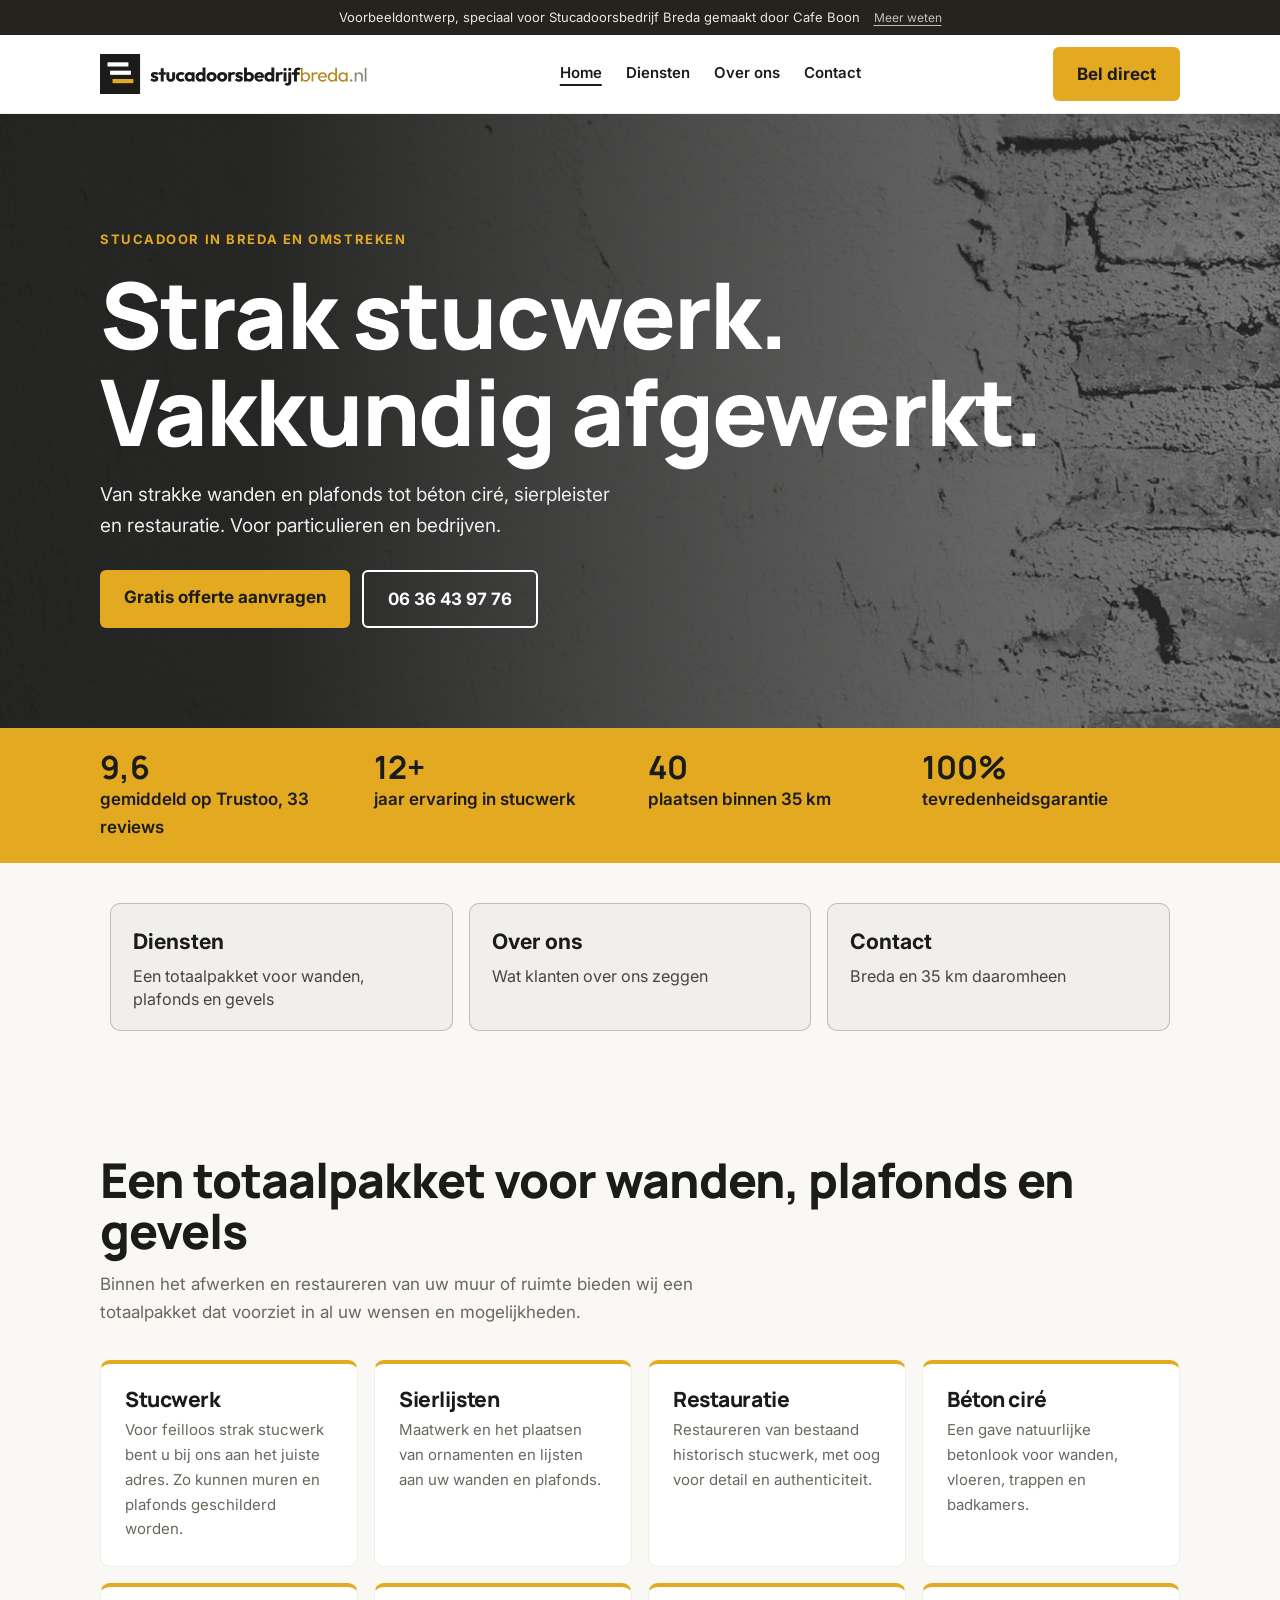
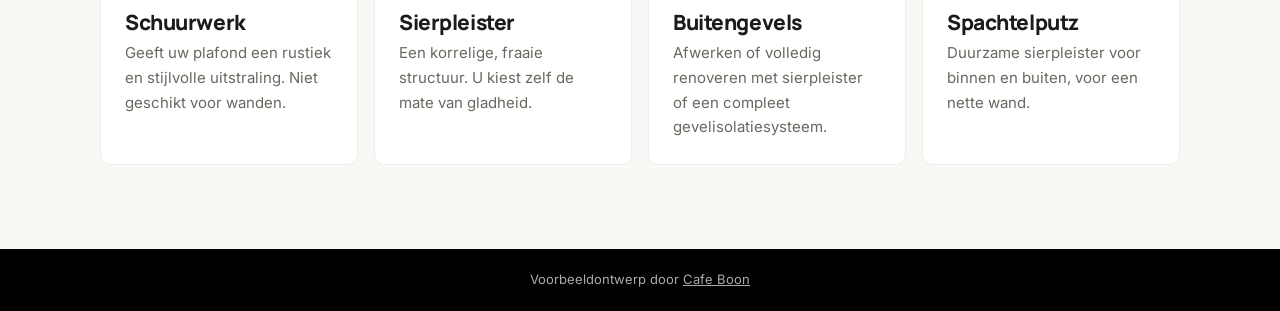
<file: index.html>
<!doctype html>
<html lang="nl">
<head>
<meta charset="utf-8">
<meta name="viewport" content="width=device-width,initial-scale=1">
<title>Stucadoorsbedrijf Breda | Stucwerk, béton ciré en sierpleister</title>
<meta name="description" content="Stucadoorsbedrijf Breda: stucwerk, sierlijsten, restauratie, béton ciré, schuurwerk, sierpleister en buitengevels voor particulieren en het MKB in Breda en omstreken.">
<meta name="robots" content="noindex">
<meta property="og:title" content="Stucadoorsbedrijf Breda">
<meta property="og:description" content="Strak stucwerk, vakkundig afgewerkt. Voor particulieren en het MKB in Breda en omstreken.">
<meta property="og:image" content="https://stucadoorsbedrijfbreda.cafeboon.com/images/og.jpg">
<link rel="icon" href="images/favicon.png">
<link rel="preconnect" href="https://fonts.googleapis.com"><link rel="preconnect" href="https://fonts.gstatic.com" crossorigin>
<link href="https://fonts.googleapis.com/css2?family=Inter:wght@400;600&family=Manrope:wght@800&display=swap" rel="stylesheet">
<link rel="stylesheet" href="style.css">
</head>
<body>
<div class="vb-banner" role="note"><span>Voorbeeldontwerp, speciaal voor Stucadoorsbedrijf Breda gemaakt door Cafe Boon</span><a href="https://cafeboon.com">Meer weten</a></div>
<header><div class="in"><a href="index.html"><img alt="Stucadoorsbedrijf Breda" height="40" src="images/logo.svg" width="267"/></a>
<nav><a aria-current="page" href="index.html">Home</a><a href="aanbod.html">Diensten</a><a href="over.html">Over ons</a><a href="contact.html">Contact</a></nav>
<a class="btn" href="tel:+31636439776">Bel direct</a></div></header>
<div aria-label="Pagina's" class="sn-bar" role="navigation"><a aria-current="page" class="sn-link" href="index.html">Home</a><a class="sn-link" href="aanbod.html">Diensten</a><a class="sn-link" href="over.html">Over ons</a><a class="sn-link" href="contact.html">Contact</a></div>
<div class="hero"><div class="in">
<small>Stucadoor in Breda en omstreken</small>
<h1>Strak stucwerk.<br/>Vakkundig afgewerkt.</h1>
<p>Van strakke wanden en plafonds tot béton ciré, sierpleister en restauratie. Voor particulieren en bedrijven.</p>
<div class="row"><a class="btn" href="contact.html">Gratis offerte aanvragen</a><a class="btn o" href="tel:+31636439776">06 36 43 97 76</a></div>
</div></div>
<div class="facts"><div class="in"><div><b>9,6</b>gemiddeld op Trustoo, 33 reviews</div><div><b>12+</b>jaar ervaring in stucwerk</div><div><b>40</b>plaatsen binnen 35 km</div><div><b>100%</b>tevredenheidsgarantie</div></div></div>
<div class="sn-cards"><a class="sn-card" href="aanbod.html"><strong>Diensten</strong><span>Een totaalpakket voor wanden, plafonds en gevels</span></a><a class="sn-card" href="over.html"><strong>Over ons</strong><span>Wat klanten over ons zeggen</span></a><a class="sn-card" href="contact.html"><strong>Contact</strong><span>Breda en 35 km daaromheen</span></a></div>
<section><div class="wrap">
<h2>Een totaalpakket voor wanden, plafonds en gevels</h2>
<p class="lead">Binnen het afwerken en restaureren van uw muur of ruimte bieden wij een totaalpakket dat voorziet in al uw wensen en mogelijkheden.</p>
<div class="svc">
<div><h3>Stucwerk</h3><p>Voor feilloos strak stucwerk bent u bij ons aan het juiste adres. Zo kunnen muren en plafonds geschilderd worden.</p></div>
<div><h3>Sierlijsten</h3><p>Maatwerk en het plaatsen van ornamenten en lijsten aan uw wanden en plafonds.</p></div>
<div><h3>Restauratie</h3><p>Restaureren van bestaand historisch stucwerk, met oog voor detail en authenticiteit.</p></div>
<div><h3>Béton ciré</h3><p>Een gave natuurlijke betonlook voor wanden, vloeren, trappen en badkamers.</p></div>
<div><h3>Schuurwerk</h3><p>Geeft uw plafond een rustiek en stijlvolle uitstraling. Niet geschikt voor wanden.</p></div>
<div><h3>Sierpleister</h3><p>Een korrelige, fraaie structuur. U kiest zelf de mate van gladheid.</p></div>
<div><h3>Buitengevels</h3><p>Afwerken of volledig renoveren met sierpleister of een compleet gevelisolatiesysteem.</p></div>
<div><h3>Spachtelputz</h3><p>Duurzame sierpleister voor binnen en buiten, voor een nette wand.</p></div>
</div></div></section>
<footer>Voorbeeldontwerp door <a href="https://cafeboon.com">Cafe Boon</a></footer>
</body></html>
</file>
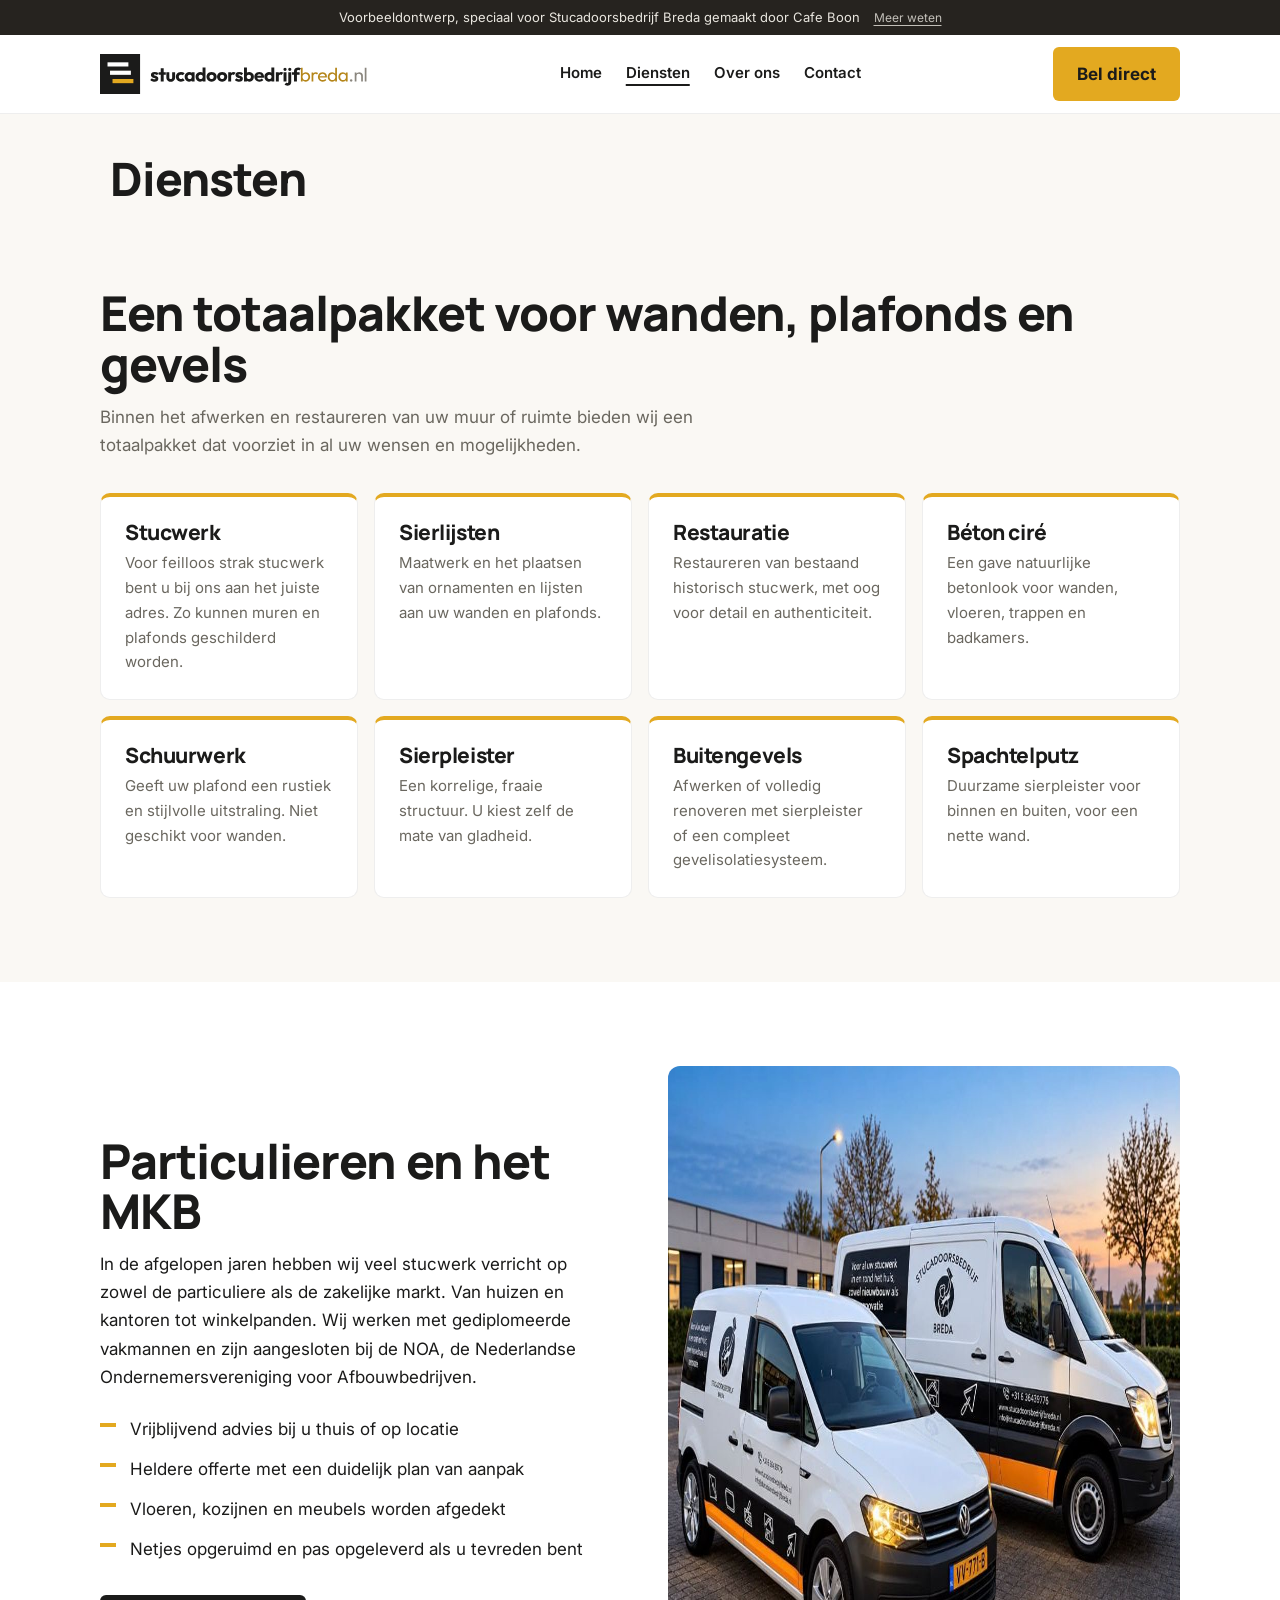
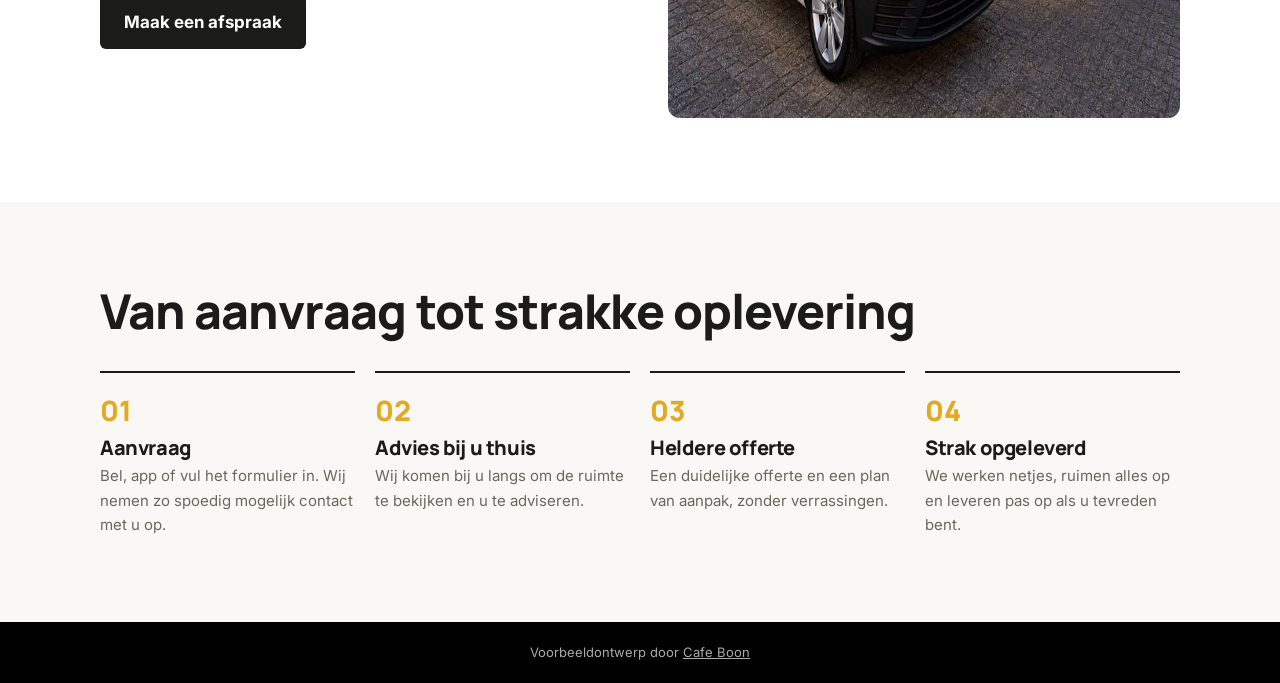
<file: aanbod.html>
<!doctype html>
<html lang="nl">
<head>
<meta charset="utf-8">
<meta name="viewport" content="width=device-width,initial-scale=1">
<title>Diensten | Stucadoorsbedrijf Breda</title>
<meta name="description" content="Stucadoorsbedrijf Breda: stucwerk, sierlijsten, restauratie, béton ciré, schuurwerk, sierpleister en buitengevels voor particulieren en het MKB in Breda en omstreken.">
<meta name="robots" content="noindex">
<meta property="og:title" content="Stucadoorsbedrijf Breda">
<meta property="og:description" content="Strak stucwerk, vakkundig afgewerkt. Voor particulieren en het MKB in Breda en omstreken.">
<meta property="og:image" content="https://stucadoorsbedrijfbreda.cafeboon.com/images/og.jpg">
<link rel="icon" href="images/favicon.png">
<link rel="preconnect" href="https://fonts.googleapis.com"><link rel="preconnect" href="https://fonts.gstatic.com" crossorigin>
<link href="https://fonts.googleapis.com/css2?family=Inter:wght@400;600&family=Manrope:wght@800&display=swap" rel="stylesheet">
<link rel="stylesheet" href="style.css">
</head>
<body>
<div class="vb-banner" role="note"><span>Voorbeeldontwerp, speciaal voor Stucadoorsbedrijf Breda gemaakt door Cafe Boon</span><a href="https://cafeboon.com">Meer weten</a></div>
<header><div class="in"><a href="index.html"><img alt="Stucadoorsbedrijf Breda" height="40" src="images/logo.svg" width="267"/></a>
<nav><a href="index.html">Home</a><a aria-current="page" href="aanbod.html">Diensten</a><a href="over.html">Over ons</a><a href="contact.html">Contact</a></nav>
<a class="btn" href="tel:+31636439776">Bel direct</a></div></header>
<div aria-label="Pagina's" class="sn-bar" role="navigation"><a class="sn-link" href="index.html">Home</a><a aria-current="page" class="sn-link" href="aanbod.html">Diensten</a><a class="sn-link" href="over.html">Over ons</a><a class="sn-link" href="contact.html">Contact</a></div>
<div class="sn-head"><h1>Diensten</h1></div>
<section id="diensten"><div class="wrap">
<h2>Een totaalpakket voor wanden, plafonds en gevels</h2>
<p class="lead">Binnen het afwerken en restaureren van uw muur of ruimte bieden wij een totaalpakket dat voorziet in al uw wensen en mogelijkheden.</p>
<div class="svc">
<div><h3>Stucwerk</h3><p>Voor feilloos strak stucwerk bent u bij ons aan het juiste adres. Zo kunnen muren en plafonds geschilderd worden.</p></div>
<div><h3>Sierlijsten</h3><p>Maatwerk en het plaatsen van ornamenten en lijsten aan uw wanden en plafonds.</p></div>
<div><h3>Restauratie</h3><p>Restaureren van bestaand historisch stucwerk, met oog voor detail en authenticiteit.</p></div>
<div><h3>Béton ciré</h3><p>Een gave natuurlijke betonlook voor wanden, vloeren, trappen en badkamers.</p></div>
<div><h3>Schuurwerk</h3><p>Geeft uw plafond een rustiek en stijlvolle uitstraling. Niet geschikt voor wanden.</p></div>
<div><h3>Sierpleister</h3><p>Een korrelige, fraaie structuur. U kiest zelf de mate van gladheid.</p></div>
<div><h3>Buitengevels</h3><p>Afwerken of volledig renoveren met sierpleister of een compleet gevelisolatiesysteem.</p></div>
<div><h3>Spachtelputz</h3><p>Duurzame sierpleister voor binnen en buiten, voor een nette wand.</p></div>
</div></div></section>
<section style="background:#fff"><div class="wrap split">
<div>
<h2>Particulieren en het MKB</h2>
<p>In de afgelopen jaren hebben wij veel stucwerk verricht op zowel de particuliere als de zakelijke markt. Van huizen en kantoren tot winkelpanden. Wij werken met gediplomeerde vakmannen en zijn aangesloten bij de NOA, de Nederlandse Ondernemersvereniging voor Afbouwbedrijven.</p>
<ul class="ticks"><li>Vrijblijvend advies bij u thuis of op locatie</li><li>Heldere offerte met een duidelijk plan van aanpak</li><li>Vloeren, kozijnen en meubels worden afgedekt</li><li>Netjes opgeruimd en pas opgeleverd als u tevreden bent</li></ul>
<a class="btn d" href="contact.html">Maak een afspraak</a>
</div>
<img alt="De bedrijfsbussen van Stucadoorsbedrijf Breda" height="652" loading="lazy" src="images/bus.jpg" width="1000"/>
</div></section>
<section id="werkwijze"><div class="wrap">
<h2>Van aanvraag tot strakke oplevering</h2>
<div class="steps">
<div><h3>Aanvraag</h3><p>Bel, app of vul het formulier in. Wij nemen zo spoedig mogelijk contact met u op.</p></div>
<div><h3>Advies bij u thuis</h3><p>Wij komen bij u langs om de ruimte te bekijken en u te adviseren.</p></div>
<div><h3>Heldere offerte</h3><p>Een duidelijke offerte en een plan van aanpak, zonder verrassingen.</p></div>
<div><h3>Strak opgeleverd</h3><p>We werken netjes, ruimen alles op en leveren pas op als u tevreden bent.</p></div>
</div></div></section>
<footer>Voorbeeldontwerp door <a href="https://cafeboon.com">Cafe Boon</a></footer>
</body></html>
</file>
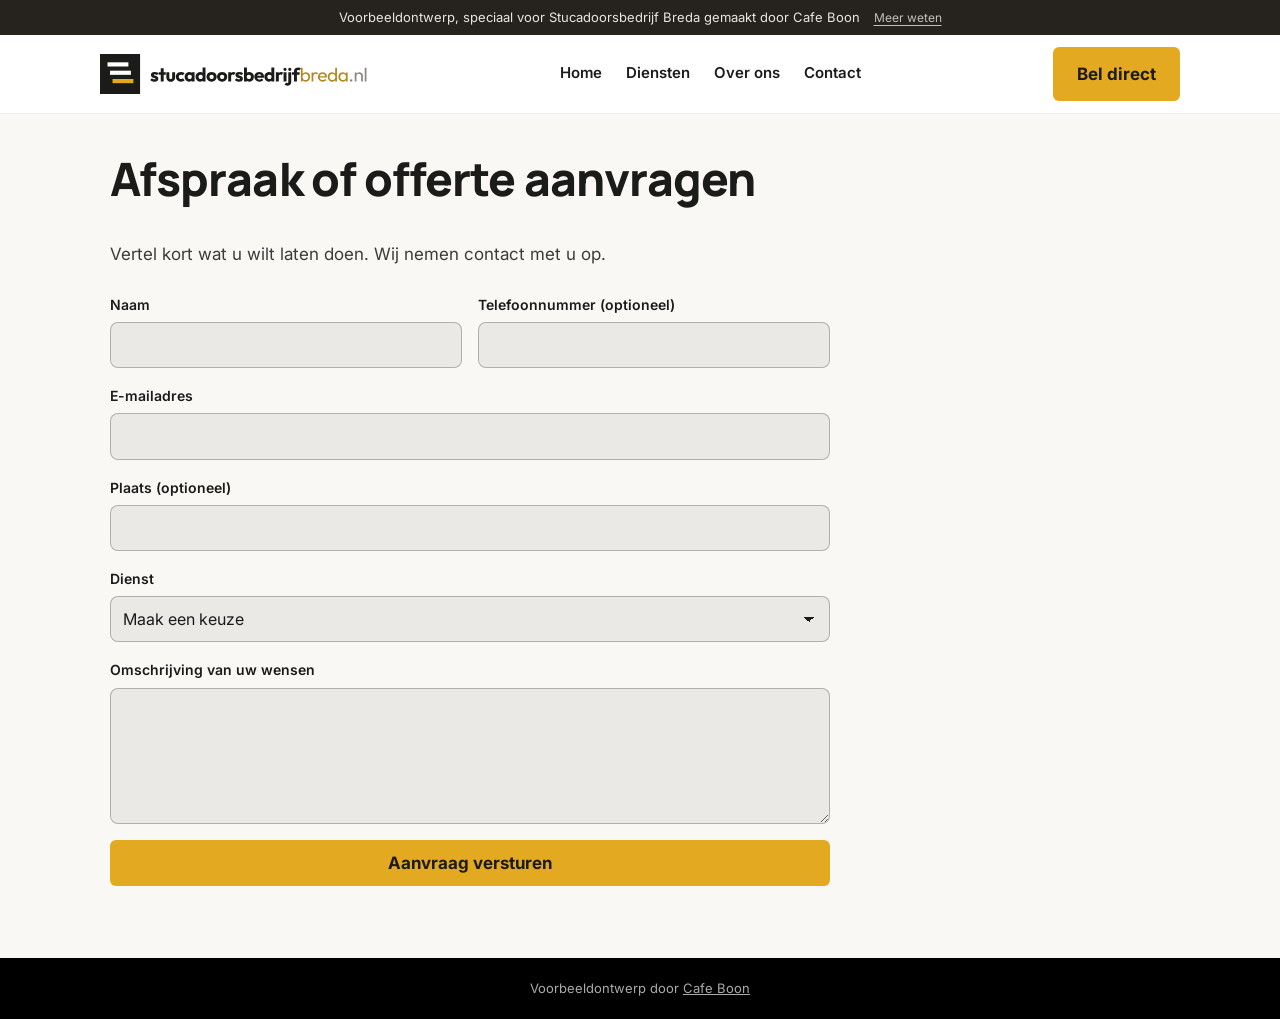
<file: afspraak.html>
<!doctype html>
<html lang="nl">
<head>
<meta charset="utf-8">
<meta name="viewport" content="width=device-width,initial-scale=1">
<title>Afspraak of offerte aanvragen | Stucadoorsbedrijf Breda</title>
<meta name="description" content="Afspraak of offerte aanvragen bij Stucadoorsbedrijf Breda.">
<meta name="robots" content="noindex">
<meta property="og:title" content="Stucadoorsbedrijf Breda">
<meta property="og:description" content="Strak stucwerk, vakkundig afgewerkt. Voor particulieren en het MKB in Breda en omstreken.">
<meta property="og:image" content="https://stucadoorsbedrijfbreda.cafeboon.com/images/og.jpg">
<link rel="icon" href="images/favicon.png">
<link rel="preconnect" href="https://fonts.googleapis.com"><link rel="preconnect" href="https://fonts.gstatic.com" crossorigin>
<link href="https://fonts.googleapis.com/css2?family=Inter:wght@400;600&family=Manrope:wght@800&display=swap" rel="stylesheet">
<link rel="stylesheet" href="style.css">
</head>
<body>
<div class="vb-banner" role="note"><span>Voorbeeldontwerp, speciaal voor Stucadoorsbedrijf Breda gemaakt door Cafe Boon</span><a href="https://cafeboon.com">Meer weten</a></div>
<header><div class="in"><a href="index.html"><img alt="Stucadoorsbedrijf Breda" height="40" src="images/logo.svg" width="267"/></a>
<nav><a href="index.html">Home</a><a href="aanbod.html">Diensten</a><a href="over.html">Over ons</a><a href="contact.html">Contact</a></nav>
<a class="btn" href="tel:+31636439776">Bel direct</a></div></header>
<div aria-label="Pagina's" class="sn-bar" role="navigation"><a class="sn-link" href="index.html">Home</a><a class="sn-link" href="aanbod.html">Diensten</a><a class="sn-link" href="over.html">Over ons</a><a class="sn-link" href="contact.html">Contact</a></div>
<div class="sn-head"><h1>Afspraak of offerte aanvragen</h1></div>
<section class="sn-formsec" id="formulier"><div class="sn-formwrap"><p class="sn-lead">Vertel kort wat u wilt laten doen. Wij nemen contact met u op.</p><form class="sn-form" id="sn-form"><div class="sn-field"><label for="naam">Naam</label><input id="naam" name="naam" type="text" required autocomplete="name"></div><div class="sn-field"><label for="tel">Telefoonnummer (optioneel)</label><input id="tel" name="tel" type="tel" autocomplete="tel"></div><div class="sn-field full"><label for="email">E-mailadres</label><input id="email" name="email" type="email" required autocomplete="email"></div><div class="sn-field full"><label for="plaats">Plaats (optioneel)</label><input id="plaats" name="plaats" type="text" autocomplete="address-level2"></div><div class="sn-field full"><label for="keuze">Dienst</label><select id="keuze" name="keuze" required><option value="">Maak een keuze</option><option>Stucwerk</option><option>Sierlijsten</option><option>Restauratie</option><option>Béton ciré</option><option>Schuurwerk</option><option>Sierpleister</option><option>Buitengevels</option><option>Spachtelputz</option></select></div><div class="sn-field full"><label for="opm">Omschrijving van uw wensen</label><textarea id="opm" name="opm" rows="5" required></textarea></div><div class="sn-field full"><button class="btn" type="submit">Aanvraag versturen</button></div></form></div></section>
<script>(function(){var f=document.getElementById('sn-form');if(!f)return;f.addEventListener('submit',function(e){e.preventDefault();if(!f.checkValidity()){f.reportValidity();return;}var d=document.createElement('div');d.className='sn-done';d.setAttribute('role','status');d.tabIndex=-1;d.innerHTML='<h2>Bedankt voor uw aanvraag</h2><p>Dit is een voorbeeldwebsite van Cafe Boon. Uw aanvraag is daarom niet verstuurd. Neem voor een echte offerte contact op via <a href="tel:+31636439776">06 36 43 97 76</a>.</p>';f.parentNode.replaceChild(d,f);d.focus();});})();</script>
<footer>Voorbeeldontwerp door <a href="https://cafeboon.com">Cafe Boon</a></footer>
</body></html>
</file>
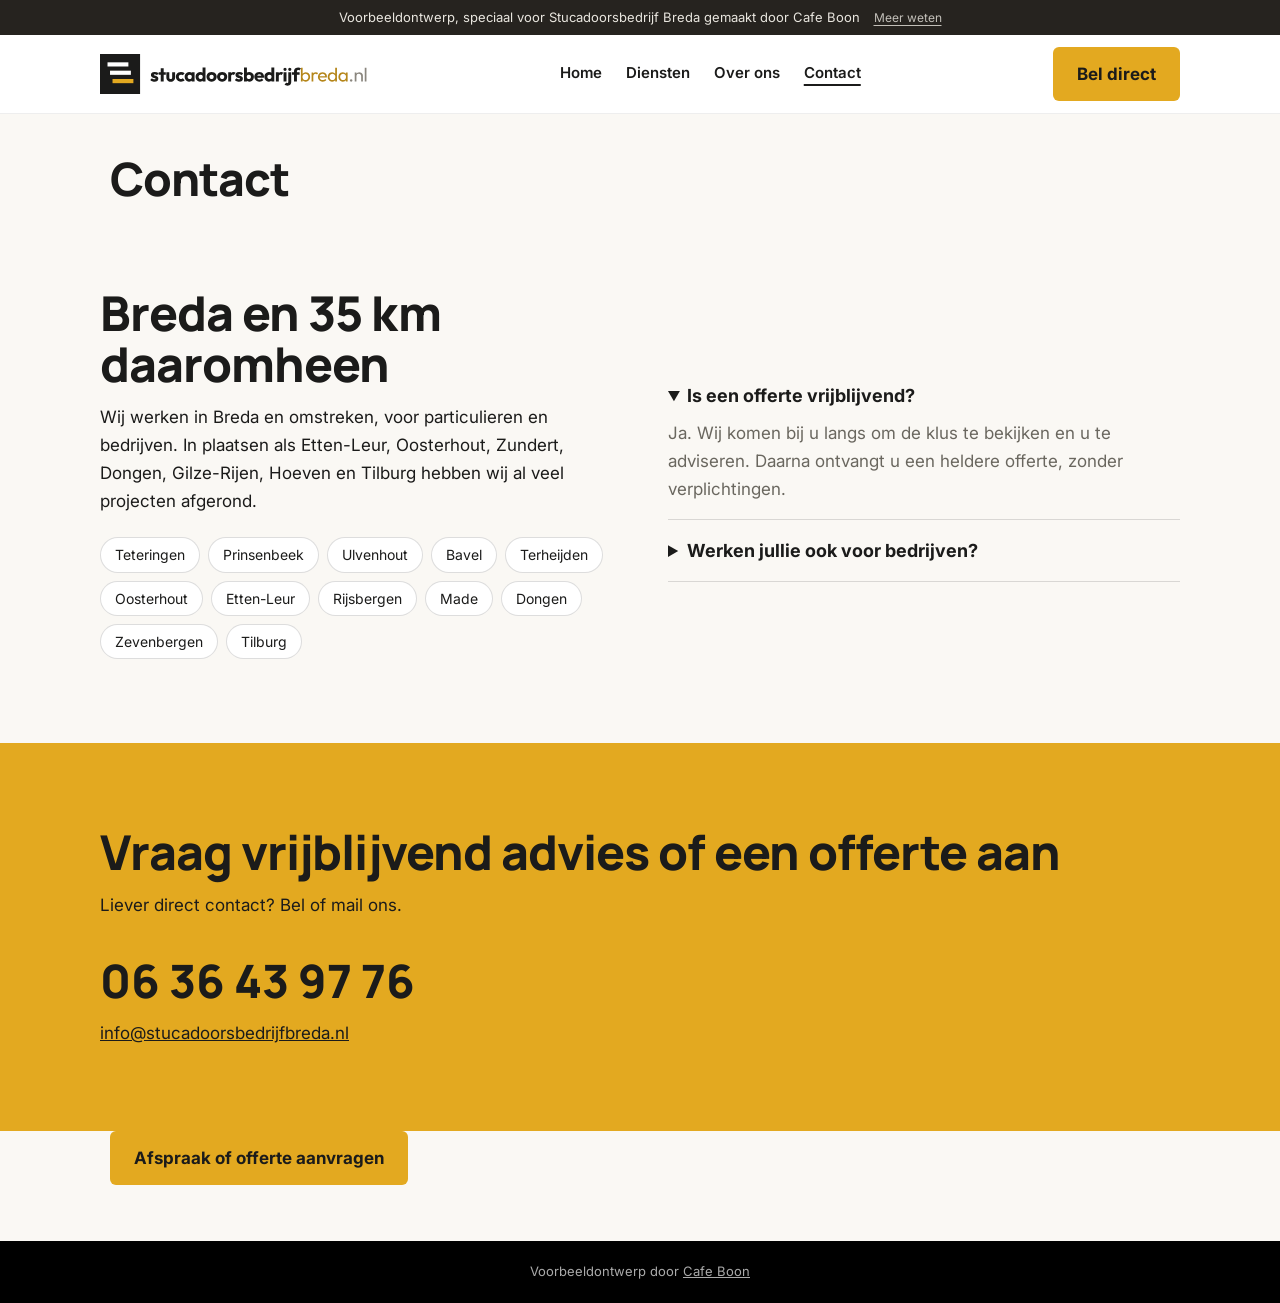
<file: contact.html>
<!doctype html>
<html lang="nl">
<head>
<meta charset="utf-8">
<meta name="viewport" content="width=device-width,initial-scale=1">
<title>Contact | Stucadoorsbedrijf Breda</title>
<meta name="description" content="Stucadoorsbedrijf Breda: stucwerk, sierlijsten, restauratie, béton ciré, schuurwerk, sierpleister en buitengevels voor particulieren en het MKB in Breda en omstreken.">
<meta name="robots" content="noindex">
<meta property="og:title" content="Stucadoorsbedrijf Breda">
<meta property="og:description" content="Strak stucwerk, vakkundig afgewerkt. Voor particulieren en het MKB in Breda en omstreken.">
<meta property="og:image" content="https://stucadoorsbedrijfbreda.cafeboon.com/images/og.jpg">
<link rel="icon" href="images/favicon.png">
<link rel="preconnect" href="https://fonts.googleapis.com"><link rel="preconnect" href="https://fonts.gstatic.com" crossorigin>
<link href="https://fonts.googleapis.com/css2?family=Inter:wght@400;600&family=Manrope:wght@800&display=swap" rel="stylesheet">
<link rel="stylesheet" href="style.css">
</head>
<body>
<div class="vb-banner" role="note"><span>Voorbeeldontwerp, speciaal voor Stucadoorsbedrijf Breda gemaakt door Cafe Boon</span><a href="https://cafeboon.com">Meer weten</a></div>
<header><div class="in"><a href="index.html"><img alt="Stucadoorsbedrijf Breda" height="40" src="images/logo.svg" width="267"/></a>
<nav><a href="index.html">Home</a><a href="aanbod.html">Diensten</a><a href="over.html">Over ons</a><a aria-current="page" href="contact.html">Contact</a></nav>
<a class="btn" href="tel:+31636439776">Bel direct</a></div></header>
<div aria-label="Pagina's" class="sn-bar" role="navigation"><a class="sn-link" href="index.html">Home</a><a class="sn-link" href="aanbod.html">Diensten</a><a class="sn-link" href="over.html">Over ons</a><a aria-current="page" class="sn-link" href="contact.html">Contact</a></div>
<div class="sn-head"><h1>Contact</h1></div>
<section id="werkgebied"><div class="wrap split">
<div>
<h2>Breda en 35 km daaromheen</h2>
<p>Wij werken in Breda en omstreken, voor particulieren en bedrijven. In plaatsen als Etten-Leur, Oosterhout, Zundert, Dongen, Gilze-Rijen, Hoeven en Tilburg hebben wij al veel projecten afgerond.</p>
<div class="towns"><span>Teteringen</span><span>Prinsenbeek</span><span>Ulvenhout</span><span>Bavel</span><span>Terheijden</span><span>Oosterhout</span><span>Etten-Leur</span><span>Rijsbergen</span><span>Made</span><span>Dongen</span><span>Zevenbergen</span><span>Tilburg</span></div>
</div>
<div class="faq">
<details open=""><summary>Is een offerte vrijblijvend?</summary><p>Ja. Wij komen bij u langs om de klus te bekijken en u te adviseren. Daarna ontvangt u een heldere offerte, zonder verplichtingen.</p></details>
<details><summary>Werken jullie ook voor bedrijven?</summary><p>Zeker. Naast particulieren werken wij voor het MKB, zoals winkels, restaurants en kantoren. We stemmen de planning af op uw openingstijden.</p></details>
</div>
</div></section>
<section class="cta" id="contact"><div class="wrap in">
<div><h2>Vraag vrijblijvend advies of een offerte aan</h2><p>Liever direct contact? Bel of mail ons.</p></div>
<div><a class="tel" href="tel:+31636439776">06 36 43 97 76</a><br/><a href="mailto:info@stucadoorsbedrijfbreda.nl">info@stucadoorsbedrijfbreda.nl</a></div>
</div></section>
<section class="sn-formsec sn-formlink"><div class="sn-formwrap"><a class="btn" href="afspraak.html">Afspraak of offerte aanvragen</a></div></section>
<footer>Voorbeeldontwerp door <a href="https://cafeboon.com">Cafe Boon</a></footer>
</body></html>
</file>
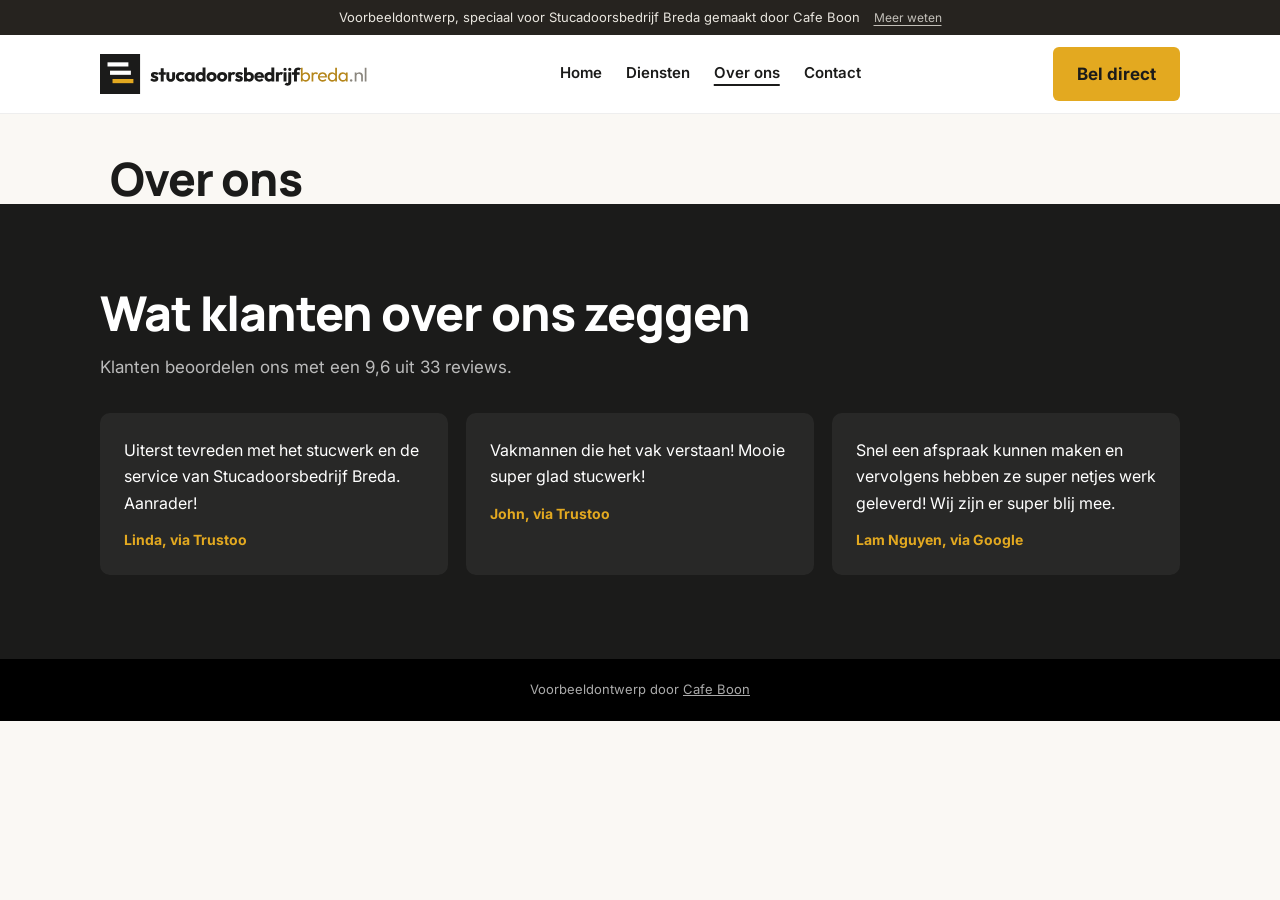
<file: over.html>
<!doctype html>
<html lang="nl">
<head>
<meta charset="utf-8">
<meta name="viewport" content="width=device-width,initial-scale=1">
<title>Over ons | Stucadoorsbedrijf Breda</title>
<meta name="description" content="Stucadoorsbedrijf Breda: stucwerk, sierlijsten, restauratie, béton ciré, schuurwerk, sierpleister en buitengevels voor particulieren en het MKB in Breda en omstreken.">
<meta name="robots" content="noindex">
<meta property="og:title" content="Stucadoorsbedrijf Breda">
<meta property="og:description" content="Strak stucwerk, vakkundig afgewerkt. Voor particulieren en het MKB in Breda en omstreken.">
<meta property="og:image" content="https://stucadoorsbedrijfbreda.cafeboon.com/images/og.jpg">
<link rel="icon" href="images/favicon.png">
<link rel="preconnect" href="https://fonts.googleapis.com"><link rel="preconnect" href="https://fonts.gstatic.com" crossorigin>
<link href="https://fonts.googleapis.com/css2?family=Inter:wght@400;600&family=Manrope:wght@800&display=swap" rel="stylesheet">
<link rel="stylesheet" href="style.css">
</head>
<body>
<div class="vb-banner" role="note"><span>Voorbeeldontwerp, speciaal voor Stucadoorsbedrijf Breda gemaakt door Cafe Boon</span><a href="https://cafeboon.com">Meer weten</a></div>
<header><div class="in"><a href="index.html"><img alt="Stucadoorsbedrijf Breda" height="40" src="images/logo.svg" width="267"/></a>
<nav><a href="index.html">Home</a><a href="aanbod.html">Diensten</a><a aria-current="page" href="over.html">Over ons</a><a href="contact.html">Contact</a></nav>
<a class="btn" href="tel:+31636439776">Bel direct</a></div></header>
<div aria-label="Pagina's" class="sn-bar" role="navigation"><a class="sn-link" href="index.html">Home</a><a class="sn-link" href="aanbod.html">Diensten</a><a aria-current="page" class="sn-link" href="over.html">Over ons</a><a class="sn-link" href="contact.html">Contact</a></div>
<div class="sn-head"><h1>Over ons</h1></div>
<section class="dark" id="reviews"><div class="wrap">
<h2>Wat klanten over ons zeggen</h2>
<p class="lead">Klanten beoordelen ons met een 9,6 uit 33 reviews.</p>
<div class="rev">
<blockquote>Uiterst tevreden met het stucwerk en de service van Stucadoorsbedrijf Breda. Aanrader!<cite>Linda, via Trustoo</cite></blockquote>
<blockquote>Vakmannen die het vak verstaan! Mooie super glad stucwerk!<cite>John, via Trustoo</cite></blockquote>
<blockquote>Snel een afspraak kunnen maken en vervolgens hebben ze super netjes werk geleverd! Wij zijn er super blij mee.<cite>Lam Nguyen, via Google</cite></blockquote>
</div></div></section>
<footer>Voorbeeldontwerp door <a href="https://cafeboon.com">Cafe Boon</a></footer>
</body></html>
</file>
<file: style.css>
:root{--g:#e3a920;--k:#1b1b1a;--w:#faf8f4;--mut:#6a675f}
*{box-sizing:border-box;margin:0}
html{scroll-behavior:smooth}
body{background:var(--w);color:var(--k);font:17px/1.65 'Inter',system-ui,sans-serif}
img{display:block;max-width:100%}a{color:inherit}
h1,h2,h3{font-family:'Manrope',sans-serif;font-weight:800;line-height:1.05;letter-spacing:-.02em}
header{position:sticky;top:0;background:#fffe;backdrop-filter:blur(8px);z-index:10;border-bottom:1px solid #0001}
header .in{max-width:1120px;margin:auto;padding:12px 20px;display:flex;align-items:center;justify-content:space-between;gap:16px}
header img{height:40px;width:auto}
nav{display:flex;gap:24px;font-weight:600;font-size:15px}nav a{text-decoration:none}
.btn{display:inline-block;background:var(--g);color:var(--k);font-weight:700;text-decoration:none;padding:13px 24px;border-radius:6px}
.btn.d{background:var(--k);color:#fff}.btn.o{background:none;border:2px solid #fff;color:#fff}
.hero{position:relative;color:#fff;background:#222 url(images/hero.jpg) center/cover}
.hero:before{content:"";position:absolute;inset:0;background:linear-gradient(90deg,#1b1b1aee 20%,#1b1b1a66)}
.hero .in{position:relative;max-width:1120px;margin:auto;padding:110px 20px 100px}
.hero small{color:var(--g);font-weight:700;letter-spacing:.12em;text-transform:uppercase;font-size:13px}
.hero h1{font-size:clamp(44px,8vw,92px);margin:14px 0 20px}
.hero p{max-width:520px;font-size:19px;margin-bottom:28px;color:#eee}
.hero .row{display:flex;gap:12px;flex-wrap:wrap}
.facts{background:var(--g)}
.facts .in{max-width:1120px;margin:auto;padding:22px 20px;display:grid;grid-template-columns:repeat(4,1fr);gap:16px;font-weight:600}
.facts b{display:block;font-family:Manrope;font-size:32px;line-height:1.1}
.wrap{max-width:1120px;margin:auto;padding:0 20px}
section{padding:84px 0}
h2{font-size:clamp(30px,4.6vw,48px);margin-bottom:14px}
.lead{color:var(--mut);max-width:600px}
.svc{display:grid;grid-template-columns:repeat(4,1fr);gap:16px;margin-top:34px}
.svc div{background:#fff;border:1px solid #0001;border-radius:10px;padding:24px;border-top:4px solid var(--g)}
.svc h3{font-size:21px;margin-bottom:8px}.svc p{font-size:15px;color:var(--mut)}
.split{display:grid;grid-template-columns:1fr 1fr;gap:56px;align-items:center}
.split img{border-radius:12px;width:100%}
.ticks{list-style:none;padding:0;margin:18px 0 26px}
.ticks li{padding:6px 0 6px 30px;position:relative}
.ticks li:before{content:"";position:absolute;left:0;top:.85em;width:16px;height:4px;background:var(--g)}
.steps{display:grid;grid-template-columns:repeat(4,1fr);gap:20px;margin-top:34px;counter-reset:s}
.steps div{counter-increment:s;border-top:2px solid var(--k);padding-top:14px}
.steps div:before{content:"0" counter(s);font-family:Manrope;font-weight:800;color:var(--g);font-size:28px;display:block}
.steps h3{font-size:20px;margin:4px 0 6px}.steps p{font-size:15px;color:var(--mut)}
.dark{background:var(--k);color:#fff}.dark .lead{color:#bbb}
.rev{display:grid;grid-template-columns:repeat(3,1fr);gap:18px;margin-top:32px}
.rev blockquote{background:#ffffff0f;border-radius:10px;padding:24px;font-size:16px}
.rev cite{display:block;margin-top:12px;color:var(--g);font-style:normal;font-weight:700;font-size:14px}
.faq details{border-bottom:1px solid #0002;padding:16px 0}.faq summary{font-weight:700;cursor:pointer;font-size:18px}.faq p{margin-top:8px;color:var(--mut)}
.towns{display:flex;flex-wrap:wrap;gap:8px;margin-top:22px}.towns span{background:#fff;border:1px solid #0002;border-radius:999px;padding:5px 14px;font-size:14px}
.cta{background:var(--g)}
.cta .in{display:flex;justify-content:space-between;align-items:center;gap:24px;flex-wrap:wrap}
.cta a.tel{font-family:Manrope;font-weight:800;font-size:clamp(28px,5vw,46px);text-decoration:none}
footer{background:#000;color:#aaa;text-align:center;font-size:13px;padding:20px}footer a{color:#aaa}
@media(max-width:860px){nav{display:none}.facts .in,.svc,.steps{grid-template-columns:1fr 1fr}.split,.rev{grid-template-columns:1fr}section{padding:56px 0}.hero .in{padding:70px 20px 60px}}
@media(max-width:520px){.svc,.steps{grid-template-columns:1fr}}
/* sitenav:start */
.sn-bar{display:none;gap:6px;overflow-x:auto;white-space:nowrap;-webkit-overflow-scrolling:touch;padding:8px 12px;background:inherit;color:inherit;font:inherit;line-height:1.2;border-bottom:1px solid rgba(128,128,128,.35);box-sizing:border-box;max-width:100%}
.sn-bar a.sn-link{flex:0 0 auto;padding:9px 15px;border-radius:999px;color:inherit;text-decoration:none;font-size:15px;font-weight:600;letter-spacing:0;text-transform:none;margin:0}
.sn-bar a.sn-link[aria-current="page"]{background:rgba(128,128,128,.2);box-shadow:inset 0 -2px 0 currentColor}
@media(max-width:860px){.sn-bar{display:flex}}
nav a[aria-current="page"]:not(.cta):not(.btn):not(.call){text-decoration:underline;text-underline-offset:6px;text-decoration-thickness:2px}
.sn-head{max-width:1100px;margin:0 auto;padding:40px 20px 0;box-sizing:border-box}
.sn-head h1{margin:0;color:inherit;font-size:clamp(30px,5vw,46px);line-height:1.1}
.sn-cards{max-width:1100px;margin:0 auto;padding:40px 20px;display:grid;grid-template-columns:repeat(auto-fit,minmax(230px,1fr));gap:16px;box-sizing:border-box}
.sn-card{display:block;padding:20px 22px;border:1px solid rgba(128,128,128,.45);border-radius:10px;background:rgba(128,128,128,.07);color:inherit;text-decoration:none;min-width:0}
.sn-card strong{display:block;font-size:1.25em;margin:0 0 6px;color:inherit}
.sn-card span{display:block;opacity:.8;font-size:.95em;line-height:1.4}
.sn-card:hover,.sn-card:focus-visible{border-color:currentColor}
/* sitenav:end */
/* voorbeeld-formulier:start */
@layer sn{.sn-form button.btn{border:0;font:inherit;cursor:pointer;line-height:1.2}}
.sn-formsec{padding:36px 0 72px}
.sn-formwrap{max-width:1100px;margin:0 auto;padding:0 20px;box-sizing:border-box}
.sn-formwrap>h2{margin:0 0 12px}
.sn-formwrap>.sn-lead,.sn-formwrap>.sn-form,.sn-formwrap>.sn-done{max-width:720px}
.sn-formwrap .sn-lead{margin:0 0 24px;opacity:.85}
.sn-form{display:grid;grid-template-columns:1fr 1fr;gap:16px}
.sn-field{display:flex;flex-direction:column;gap:6px;min-width:0;text-align:left}
.sn-field.full{grid-column:1/-1}
.sn-field label{font-size:14px;font-weight:600}
.sn-field input,.sn-field select,.sn-field textarea{font:inherit;font-size:16px;line-height:1.4;color:inherit;background:rgba(128,128,128,.12);border:1px solid rgba(128,128,128,.55);border-radius:8px;padding:11px 12px;width:100%;box-sizing:border-box;min-width:0;max-width:100%;-webkit-appearance:none;appearance:none}
.sn-field select{background-image:linear-gradient(45deg,transparent 50%,currentColor 50%),linear-gradient(135deg,currentColor 50%,transparent 50%);background-position:calc(100% - 20px) 50%,calc(100% - 15px) 50%;background-size:5px 5px;background-repeat:no-repeat;padding-right:38px}
.sn-field select option{color:#111;background:#fff}
.sn-field textarea{resize:vertical}
.sn-field input:focus,.sn-field select:focus,.sn-field textarea:focus{outline:2px solid currentColor;outline-offset:1px}
.sn-done{padding:28px;border:1px solid rgba(128,128,128,.55);border-radius:12px;background:rgba(128,128,128,.1)}
.sn-done h2{margin:0 0 10px}
.sn-done p{margin:0}
.sn-done a{text-decoration:underline;text-underline-offset:3px;font-weight:600}
.sn-formlink{padding:0 0 56px}
@media(max-width:640px){.sn-form{grid-template-columns:1fr}.sn-formsec{padding:24px 0 56px}}
/* voorbeeld-formulier:end */
/* voorbeeldbanner:start */
.vb-banner{display:flex;flex-wrap:wrap;justify-content:center;align-items:baseline;gap:2px 14px;padding:8px 16px;background:#26231f;color:#e9e6df;font-size:13px;line-height:1.45;letter-spacing:0;text-transform:none;font-weight:400;text-align:center;position:relative;z-index:1000}
.vb-banner a{color:inherit;opacity:.8;text-decoration:underline;text-underline-offset:3px;font-size:12px;font-weight:400;white-space:nowrap;letter-spacing:0;text-transform:none}
.vb-banner a:hover{opacity:1}
/* voorbeeldbanner:end */
</file>
